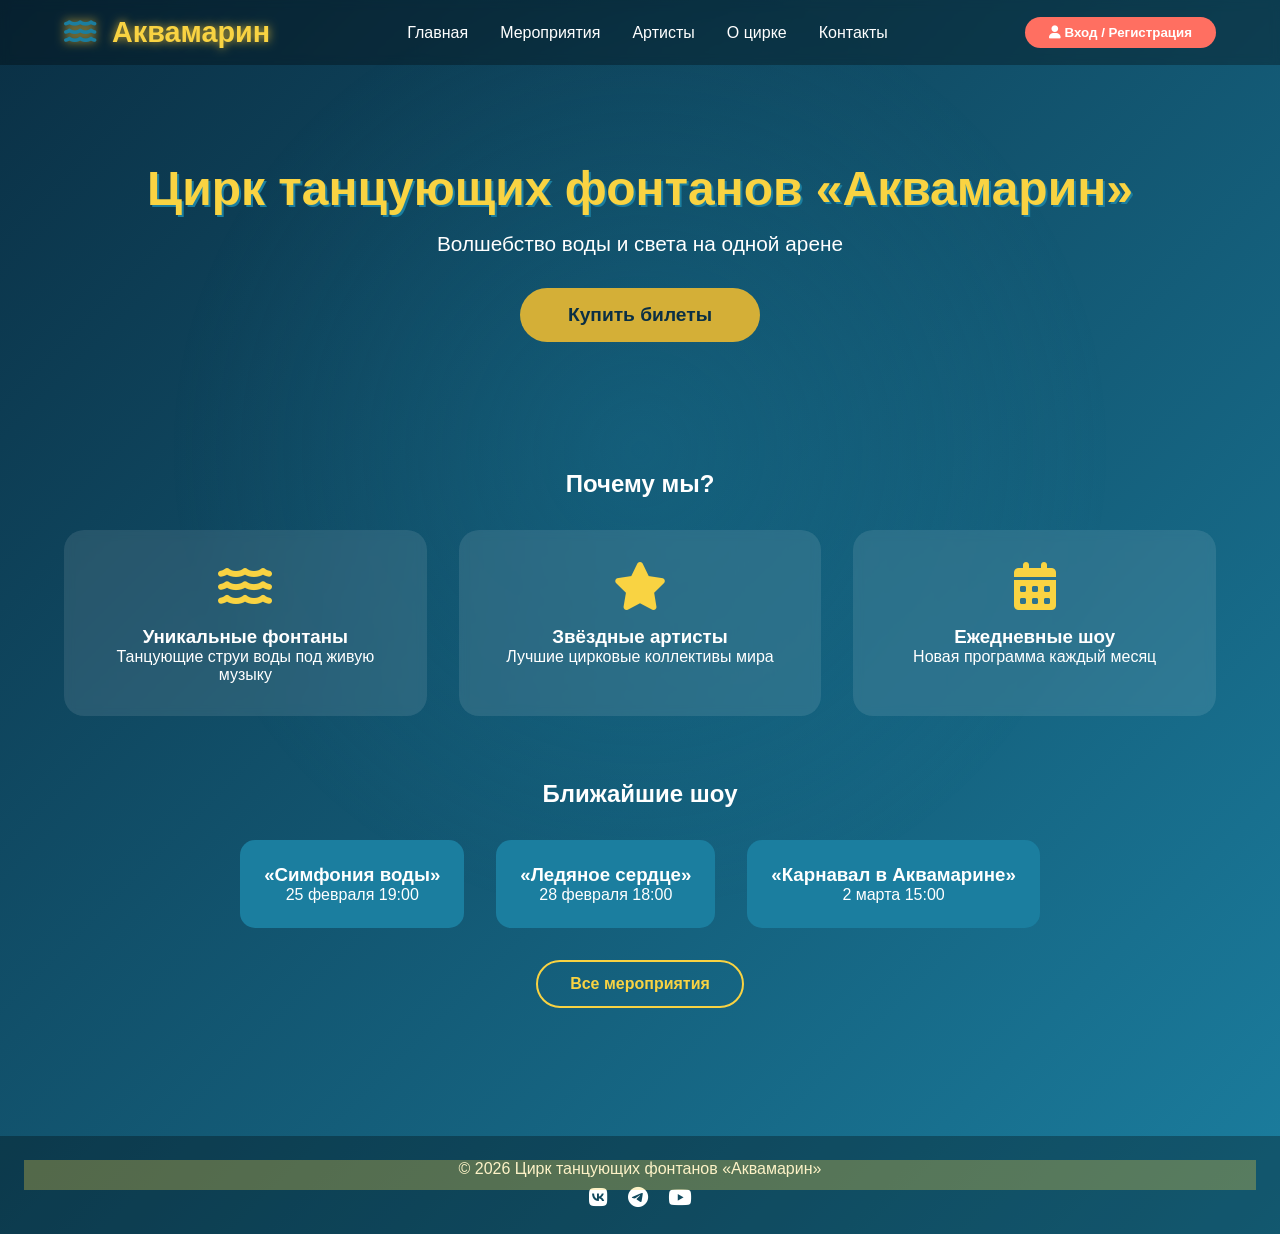
<file: index.html>
<!DOCTYPE html>
<html lang="ru">
<head>
    <meta charset="UTF-8">
    <meta name="viewport" content="width=device-width, initial-scale=1.0">
    <title>Цирк танцующих фонтанов «Аквамарин»</title>
    <link rel="stylesheet" href="style.css">
    <link rel="stylesheet" href="https://cdnjs.cloudflare.com/ajax/libs/font-awesome/6.0.0-beta3/css/all.min.css">
</head>
<body>
    <div class="bubbles"></div>
    <header>
        <div class="logo">
            <i class="fas fa-water"></i> Аквамарин
        </div>
        <nav>
            <ul>
                <li><a href="index.html">Главная</a></li>
                <li><a href="events.html">Мероприятия</a></li>
                <li><a href="artists.html">Артисты</a></li>
                <li><a href="about.html">О цирке</a></li>
                <li><a href="contact.html">Контакты</a></li>
            </ul>
        </nav>
        <div class="auth-area">
            <span id="userGreeting" style="display: none;">
                Привет, <span id="userName"></span>
                <a href="profile.html" class="profile-link"><i class="fas fa-user-circle"></i></a>
                <button id="logoutBtn" class="logout-btn">Выйти</button>
            </span>
            <button id="loginBtn" class="btn-primary"><i class="fas fa-user"></i> Вход / Регистрация</button>
        </div>
    </header>

    <main>
        <section class="hero">
            <h1 class="animate-fadein">Цирк танцующих фонтанов «Аквамарин»</h1>
            <p class="animate-slideup">Волшебство воды и света на одной арене</p>
            <a href="events.html" class="btn-cta animate-pulse">Купить билеты</a>
        </section>

        <section class="features">
            <h2>Почему мы?</h2>
            <div class="feature-grid">
                <div class="feature-card animate-zoom">
                    <i class="fas fa-water fa-3x"></i>
                    <h3>Уникальные фонтаны</h3>
                    <p>Танцующие струи воды под живую музыку</p>
                </div>
                <div class="feature-card animate-zoom">
                    <i class="fas fa-star fa-3x"></i>
                    <h3>Звёздные артисты</h3>
                    <p>Лучшие цирковые коллективы мира</p>
                </div>
                <div class="feature-card animate-zoom">
                    <i class="fas fa-calendar-alt fa-3x"></i>
                    <h3>Ежедневные шоу</h3>
                    <p>Новая программа каждый месяц</p>
                </div>
            </div>
        </section>

        <section class="upcoming">
            <h2>Ближайшие шоу</h2>
            <div class="event-preview">
                <div class="event-item">
                    <h3>«Симфония воды»</h3>
                    <p>25 февраля 19:00</p>
                </div>
                <div class="event-item">
                    <h3>«Ледяное сердце»</h3>
                    <p>28 февраля 18:00</p>
                </div>
                <div class="event-item">
                    <h3>«Карнавал в Аквамарине»</h3>
                    <p>2 марта 15:00</p>
                </div>
            </div>
            <a href="events.html" class="btn-outline">Все мероприятия</a>
        </section>
    </main>

    <footer>
        <div class="waves"></div>
        <p>&copy; 2026 Цирк танцующих фонтанов «Аквамарин»</p>
        <div class="social">
            <a href="#"><i class="fab fa-vk"></i></a>
            <a href="#"><i class="fab fa-telegram"></i></a>
            <a href="#"><i class="fab fa-youtube"></i></a>
        </div>
    </footer>

    <div id="authModal" class="modal">
        <div class="modal-content">
            <span class="close">&times;</span>
            <div class="tab">
                <button class="tablinks active" id="loginTab">Вход</button>
                <button class="tablinks" id="registerTab">Регистрация</button>
            </div>
            <div id="loginForm" class="tabcontent active">
                <h3>Вход</h3>
                <input type="email" id="loginEmail" placeholder="Email" required>
                <input type="password" id="loginPassword" placeholder="Пароль" required>
                <button id="loginSubmit" class="btn-primary">Войти</button>
                <p id="loginError" class="error"></p>
            </div>
            <div id="registerForm" class="tabcontent">
                <h3>Регистрация</h3>
                <input type="text" id="regName" placeholder="Имя" required>
                <input type="email" id="regEmail" placeholder="Email" required>
                <input type="password" id="regPassword" placeholder="Пароль" required>
                <button id="registerSubmit" class="btn-primary">Зарегистрироваться</button>
                <p id="registerError" class="error"></p>
            </div>
        </div>
    </div>

    <div id="customToast" class="toast"></div>

    <script src="script.js"></script>
</body>
</html>
</file>
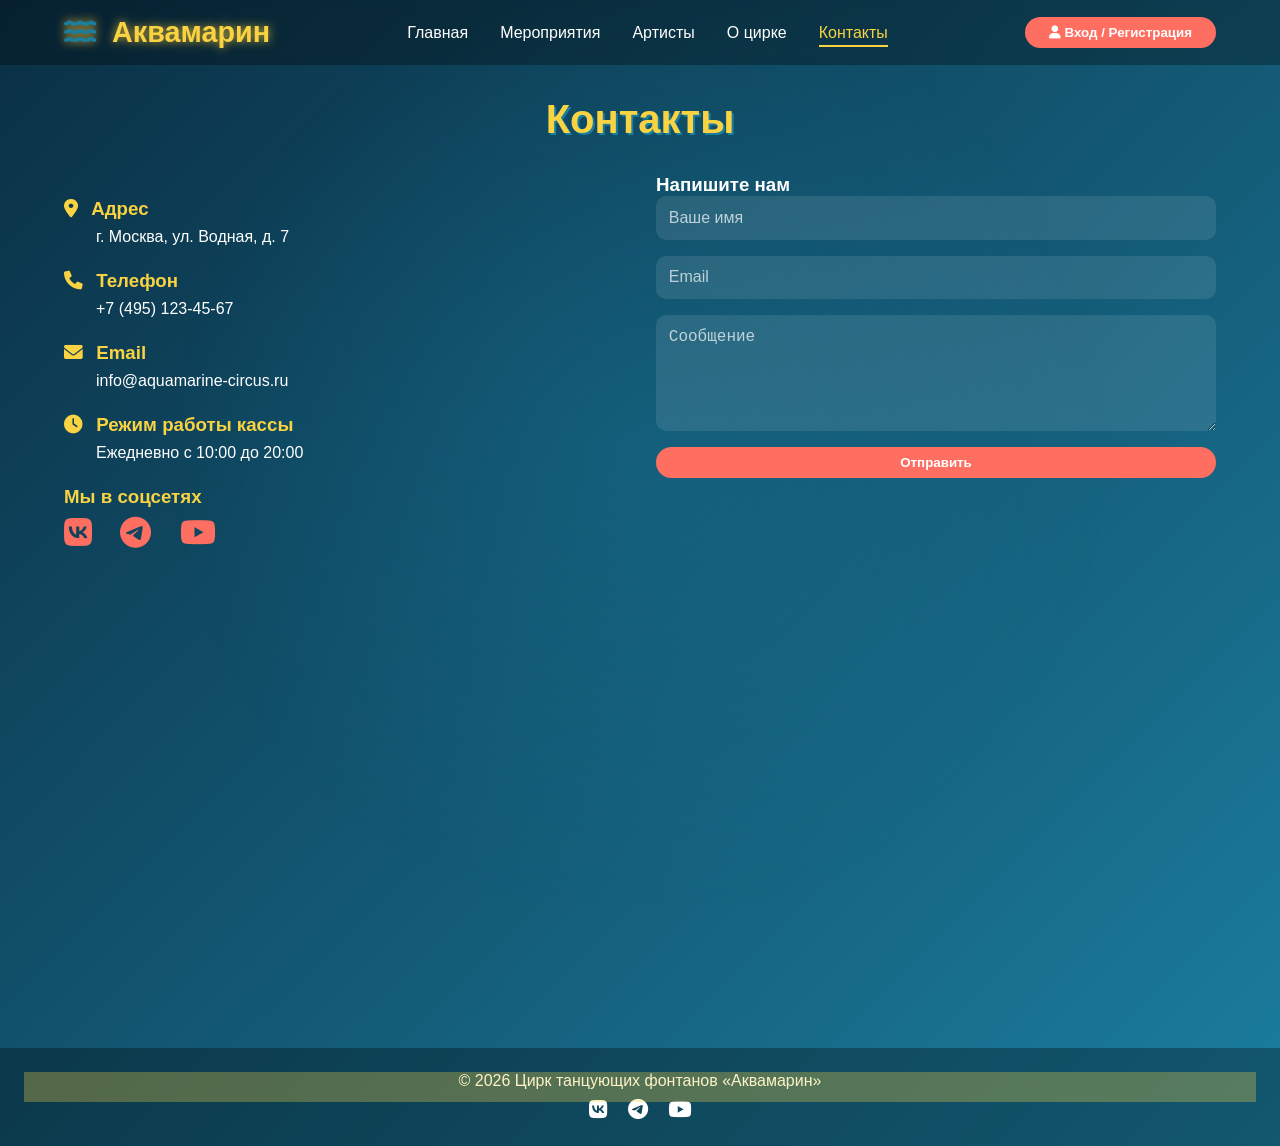
<file: contact.html>
<!DOCTYPE html>
<html lang="ru">
<head>
    <meta charset="UTF-8">
    <meta name="viewport" content="width=device-width, initial-scale=1.0">
    <title>Контакты — Аквамарин</title>
    <link rel="stylesheet" href="style.css">
    <link rel="stylesheet" href="https://cdnjs.cloudflare.com/ajax/libs/font-awesome/6.0.0-beta3/css/all.min.css">
</head>
<body>
    <div class="bubbles"></div>
    <header>
        <div class="logo">
            <i class="fas fa-water"></i> Аквамарин
        </div>
        <nav>
            <ul>
                <li><a href="index.html">Главная</a></li>
                <li><a href="events.html">Мероприятия</a></li>
                <li><a href="artists.html">Артисты</a></li>
                <li><a href="about.html">О цирке</a></li>
                <li><a href="contact.html" class="active">Контакты</a></li>
            </ul>
        </nav>
        <div class="auth-area">
            <span id="userGreeting" style="display: none;">
                Привет, <span id="userName"></span>
                <a href="profile.html" class="profile-link"><i class="fas fa-user-circle"></i></a>
                <button id="logoutBtn" class="logout-btn">Выйти</button>
            </span>
            <button id="loginBtn" class="btn-primary"><i class="fas fa-user"></i> Вход / Регистрация</button>
        </div>
    </header>

    <main>
        <h1 class="page-title">Контакты</h1>
        <div class="contact-grid">
            <div class="contact-info">
                <h3><i class="fas fa-map-marker-alt"></i> Адрес</h3>
                <p>г. Москва, ул. Водная, д. 7</p>
                <h3><i class="fas fa-phone"></i> Телефон</h3>
                <p>+7 (495) 123-45-67</p>
                <h3><i class="fas fa-envelope"></i> Email</h3>
                <p>info@aquamarine-circus.ru</p>
                <h3><i class="fas fa-clock"></i> Режим работы кассы</h3>
                <p>Ежедневно с 10:00 до 20:00</p>
                <h3>Мы в соцсетях</h3>
                <div class="social-links">
                    <a href="#"><i class="fab fa-vk fa-2x"></i></a>
                    <a href="#"><i class="fab fa-telegram fa-2x"></i></a>
                    <a href="#"><i class="fab fa-youtube fa-2x"></i></a>
                </div>
            </div>
            <div class="contact-form">
                <h3>Напишите нам</h3>
                <form id="feedbackForm">
                    <input type="text" id="feedbackName" placeholder="Ваше имя" required>
                    <input type="email" id="feedbackEmail" placeholder="Email" required>
                    <textarea id="feedbackMessage" placeholder="Сообщение" rows="5" required></textarea>
                    <button type="submit" class="btn-primary">Отправить</button>
                </form>
                <p id="feedbackError" class="error"></p>
            </div>
        </div>
        <div class="map">
            <iframe src="https://yandex.ru/map-widget/v1/?um=constructor%3A1234567890abcdef&source=constructor" width="100%" height="400" frameborder="0"></iframe>
        </div>
    </main>

    <footer>
        <div class="waves"></div>
        <p>&copy; 2026 Цирк танцующих фонтанов «Аквамарин»</p>
        <div class="social">
            <a href="#"><i class="fab fa-vk"></i></a>
            <a href="#"><i class="fab fa-telegram"></i></a>
            <a href="#"><i class="fab fa-youtube"></i></a>
        </div>
    </footer>

    <div id="authModal" class="modal">
        <div class="modal-content">
            <span class="close">&times;</span>
            <div class="tab">
                <button class="tablinks active" id="loginTab">Вход</button>
                <button class="tablinks" id="registerTab">Регистрация</button>
            </div>
            <div id="loginForm" class="tabcontent active">
                <h3>Вход</h3>
                <input type="email" id="loginEmail" placeholder="Email" required>
                <input type="password" id="loginPassword" placeholder="Пароль" required>
                <button id="loginSubmit" class="btn-primary">Войти</button>
                <p id="loginError" class="error"></p>
            </div>
            <div id="registerForm" class="tabcontent">
                <h3>Регистрация</h3>
                <input type="text" id="regName" placeholder="Имя" required>
                <input type="email" id="regEmail" placeholder="Email" required>
                <input type="password" id="regPassword" placeholder="Пароль (минимум 6 символов)" required>
                <button id="registerSubmit" class="btn-primary">Зарегистрироваться</button>
                <p id="registerError" class="error"></p>
            </div>
        </div>
    </div>
    <div id="customToast" class="toast"></div>

    <script src="script.js"></script>
</body>
</html>
</file>
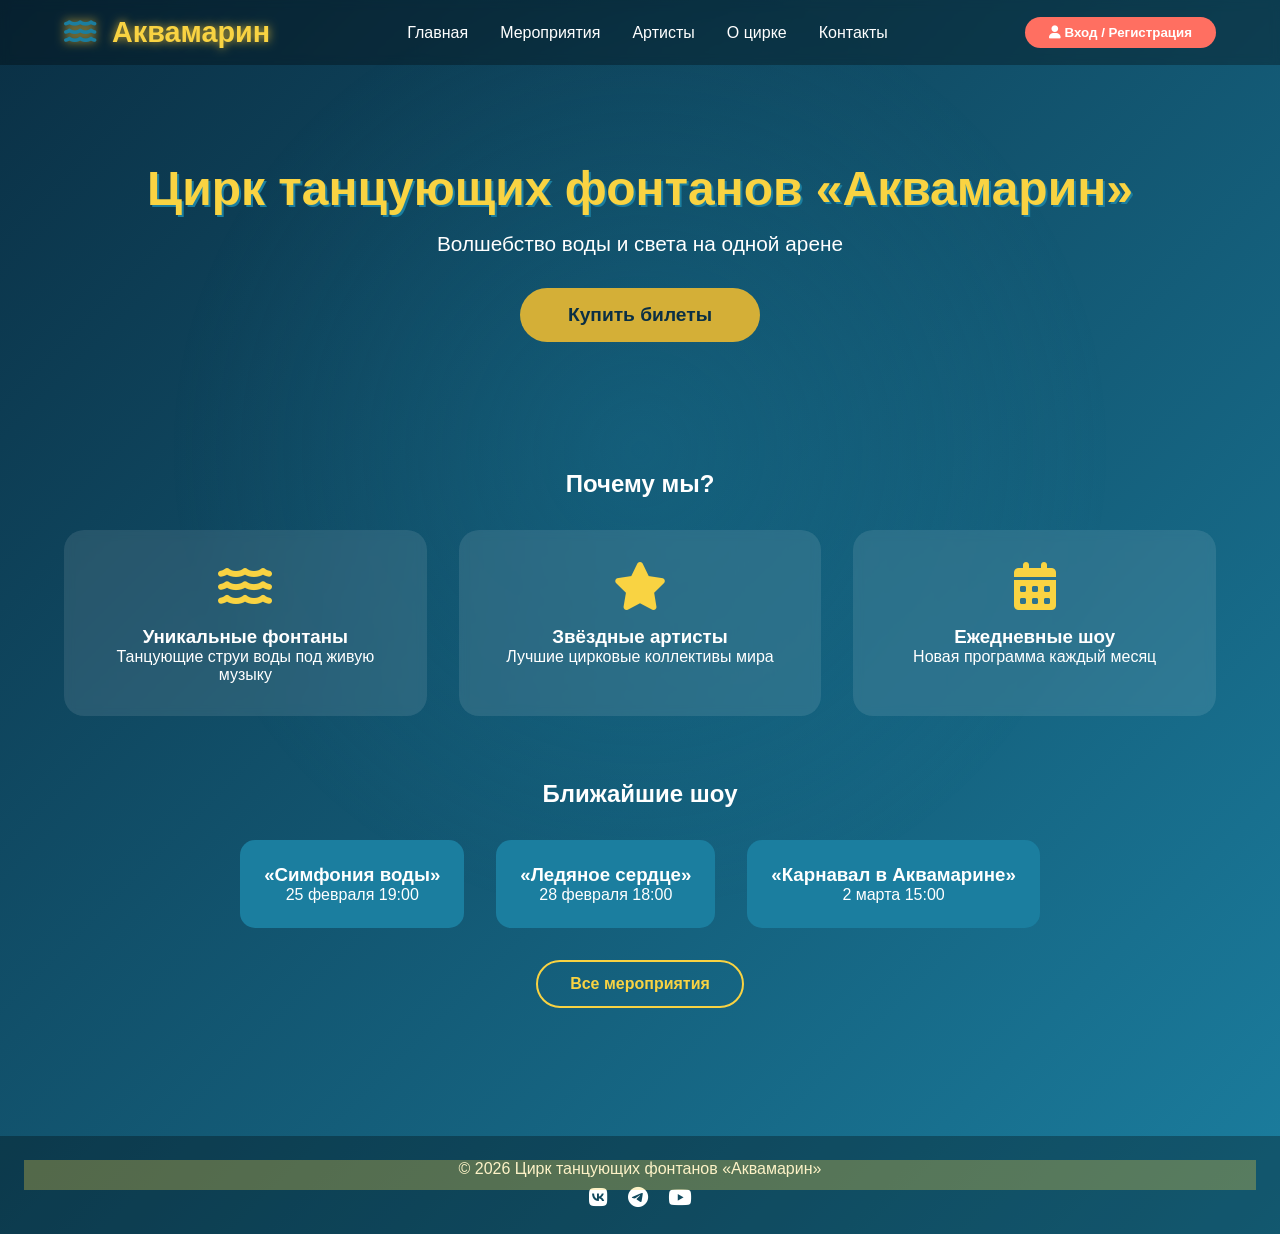
<file: profile.html>
<!DOCTYPE html>
<html lang="ru">
<head>
    <meta charset="UTF-8">
    <meta name="viewport" content="width=device-width, initial-scale=1.0">
    <title>Личный кабинет — Аквамарин</title>
    <link rel="stylesheet" href="style.css">
    <link rel="stylesheet" href="https://cdnjs.cloudflare.com/ajax/libs/font-awesome/6.0.0-beta3/css/all.min.css">
</head>
<body>
    <div class="bubbles"></div>
    <header>
        <div class="logo">
            <i class="fas fa-water"></i> Аквамарин
        </div>
        <nav>
            <ul>
                <li><a href="index.html">Главная</a></li>
                <li><a href="events.html">Мероприятия</a></li>
                <li><a href="artists.html">Артисты</a></li>
                <li><a href="about.html">О цирке</a></li>
                <li><a href="contact.html">Контакты</a></li>
            </ul>
        </nav>
        <div class="auth-area">
            <span id="userGreeting" style="display: none;">
                Привет, <span id="userName"></span>
                <a href="profile.html" class="profile-link"><i class="fas fa-user-circle"></i></a>
                <button id="logoutBtn" class="logout-btn">Выйти</button>
            </span>
            <button id="loginBtn" class="btn-primary"><i class="fas fa-user"></i> Вход / Регистрация</button>
        </div>
    </header>

    <main class="profile-page">
        <h1 class="page-title">Мои билеты</h1>
        <div id="ticketsList" class="tickets-grid">
        </div>
        <div id="noTicketsMessage" style="display: none; text-align: center; margin: 2rem;">
            <p>У вас пока нет приобретённых билетов.</p>
            <a href="events.html" class="btn-cta">Перейти к афише</a>
        </div>
    </main>

    <footer>
        <div class="waves"></div>
        <p>&copy; 2026 Цирк танцующих фонтанов «Аквамарин»</p>
        <div class="social">
            <a href="#"><i class="fab fa-vk"></i></a>
            <a href="#"><i class="fab fa-telegram"></i></a>
            <a href="#"><i class="fab fa-youtube"></i></a>
        </div>
    </footer>

    <div id="authModal" class="modal">
    </div>

    <div id="customToast" class="toast"></div>

    <script src="script.js"></script>
</body>
</html>
</file>
<file: style.css>
* {
    margin: 0;
    padding: 0;
    box-sizing: border-box;
}

body {
    font-family: 'Segoe UI', Tahoma, Geneva, Verdana, sans-serif;
    background: linear-gradient(135deg, #0a2f44 0%, #1b7e9f 100%);
    color: #fff;
    min-height: 100vh;
    display: flex;
    flex-direction: column;
}

header {
    display: flex;
    justify-content: space-between;
    align-items: center;
    padding: 1rem 5%;
    background-color: rgba(0, 0, 0, 0.3);
    backdrop-filter: blur(5px);
    position: sticky;
    top: 0;
    z-index: 100;
}

.logo {
    font-size: 1.8rem;
    font-weight: bold;
    color: #f9d342;
    text-shadow: 0 0 10px #d4af37;
}

.logo i {
    color: #1b7e9f;
    margin-right: 0.5rem;
}

nav ul {
    display: flex;
    list-style: none;
    gap: 2rem;
}

nav a {
    color: #fff;
    text-decoration: none;
    font-weight: 500;
    transition: color 0.3s, border-bottom 0.3s;
    padding-bottom: 0.25rem;
    border-bottom: 2px solid transparent;
}

nav a:hover, nav a.active {
    color: #f9d342;
    border-bottom-color: #f9d342;
}

.auth-area {
    display: flex;
    align-items: center;
    gap: 1rem;
}

#userGreeting {
    display: flex;
    align-items: center;
    gap: 0.5rem;
    background: rgba(255,255,255,0.1);
    padding: 0.3rem 1rem;
    border-radius: 30px;
}

.logout-btn {
    background: transparent;
    border: 1px solid #ff6f61;
    color: #ff6f61;
    padding: 0.2rem 0.8rem;
    border-radius: 20px;
    cursor: pointer;
    transition: all 0.3s;
}

.logout-btn:hover {
    background: #ff6f61;
    color: #fff;
}

.btn-primary {
    background: #ff6f61;
    color: #fff;
    border: none;
    padding: 0.5rem 1.5rem;
    border-radius: 30px;
    cursor: pointer;
    font-weight: bold;
    transition: transform 0.3s, box-shadow 0.3s;
}

.btn-primary:hover {
    transform: scale(1.05);
    box-shadow: 0 5px 15px rgba(255,111,97,0.4);
}

main {
    flex: 1;
    padding: 2rem 5%;
}

.page-title {
    text-align: center;
    margin-bottom: 2rem;
    font-size: 2.5rem;
    color: #f9d342;
    text-shadow: 2px 2px 0 #1b7e9f;
    animation: fadein 1s;
}

.hero {
    text-align: center;
    padding: 4rem 0;
    background: url('https://via.placeholder.com/1200x400/0a2f44/ffffff?text=Фонтан+шоу') center/cover no-repeat;
    border-radius: 20px;
    margin-bottom: 3rem;
}

.hero h1 {
    font-size: 3rem;
    margin-bottom: 1rem;
    color: #f9d342;
    text-shadow: 2px 2px 0 #1b7e9f;
}

.hero p {
    font-size: 1.3rem;
    margin-bottom: 2rem;
}

.btn-cta {
    display: inline-block;
    background: #d4af37;
    color: #0a2f44;
    padding: 1rem 3rem;
    border-radius: 50px;
    text-decoration: none;
    font-weight: bold;
    font-size: 1.2rem;
    transition: all 0.3s;
}

.btn-cta:hover {
    background: #f9d342;
    transform: scale(1.1);
}

.features {
    text-align: center;
    margin: 4rem 0;
}

.feature-grid {
    display: grid;
    grid-template-columns: repeat(auto-fit, minmax(250px, 1fr));
    gap: 2rem;
    margin-top: 2rem;
}

.feature-card {
    background: rgba(255,255,255,0.1);
    backdrop-filter: blur(5px);
    padding: 2rem;
    border-radius: 20px;
    transition: transform 0.3s, box-shadow 0.3s;
}

.feature-card:hover {
    transform: translateY(-10px);
    box-shadow: 0 10px 30px rgba(0,0,0,0.3);
}

.feature-card i {
    color: #f9d342;
    margin-bottom: 1rem;
}

.upcoming {
    text-align: center;
    margin: 4rem 0;
}

.event-preview {
    display: flex;
    justify-content: center;
    gap: 2rem;
    flex-wrap: wrap;
    margin: 2rem 0;
}

.event-item {
    background: #1b7e9f;
    padding: 1.5rem;
    border-radius: 15px;
    min-width: 200px;
}

.btn-outline {
    display: inline-block;
    border: 2px solid #f9d342;
    color: #f9d342;
    padding: 0.8rem 2rem;
    border-radius: 30px;
    text-decoration: none;
    font-weight: bold;
    transition: all 0.3s;
}

.btn-outline:hover {
    background: #f9d342;
    color: #0a2f44;
}

.events-grid {
    display: grid;
    grid-template-columns: repeat(auto-fit, minmax(300px, 1fr));
    gap: 2rem;
}

.event-card {
    background: rgba(255,255,255,0.1);
    backdrop-filter: blur(5px);
    border-radius: 15px;
    overflow: hidden;
    transition: transform 0.3s;
}

.event-card:hover {
    transform: scale(1.02);
}

.event-card img {
    width: 100%;
    height: 200px;
    object-fit: cover;
}

.event-card h3 {
    padding: 1rem 1rem 0.5rem;
    color: #f9d342;
}

.event-date {
    padding: 0 1rem;
    font-weight: bold;
    color: #ff6f61;
}

.event-desc {
    padding: 0.5rem 1rem;
}

.btn-book {
    margin: 1rem;
    background: #d4af37;
    border: none;
    color: #0a2f44;
    padding: 0.5rem 1rem;
    border-radius: 30px;
    cursor: pointer;
    font-weight: bold;
    transition: all 0.3s;
}

.btn-book:hover {
    background: #f9d342;
    transform: scale(1.05);
}

.artists-grid {
    display: grid;
    grid-template-columns: repeat(auto-fit, minmax(250px, 1fr));
    gap: 2rem;
    text-align: center;
}

.artist-card {
    background: rgba(255,255,255,0.1);
    backdrop-filter: blur(5px);
    padding: 1.5rem;
    border-radius: 50px 50px 20px 20px;
    transition: transform 0.3s;
}

.artist-card:hover {
    transform: translateY(-10px);
}

.artist-card img {
    width: 150px;
    height: 150px;
    border-radius: 50%;
    border: 4px solid #f9d342;
    margin-bottom: 1rem;
}

.about-content {
    display: flex;
    gap: 2rem;
    margin-bottom: 3rem;
    align-items: center;
}

.about-content img {
    border-radius: 20px;
    max-width: 50%;
}

.about-text {
    font-size: 1.1rem;
    line-height: 1.6;
}

.stats {
    display: flex;
    justify-content: space-around;
    background: rgba(0,0,0,0.2);
    padding: 2rem;
    border-radius: 20px;
}

.stat {
    text-align: center;
}

.stat-number {
    display: block;
    font-size: 3rem;
    font-weight: bold;
    color: #f9d342;
}

.contact-grid {
    display: grid;
    grid-template-columns: 1fr 1fr;
    gap: 2rem;
    margin-bottom: 2rem;
}

.contact-info h3 {
    color: #f9d342;
    margin: 1.5rem 0 0.5rem;
}

.contact-info i {
    margin-right: 0.5rem;
    color: #ff6f61;
}

.social-links a {
    color: #fff;
    margin-right: 1rem;
    transition: color 0.3s;
}

.social-links a:hover {
    color: #f9d342;
}

.contact-form form {
    display: flex;
    flex-direction: column;
    gap: 1rem;
}

.contact-form input, .contact-form textarea {
    padding: 0.8rem;
    border-radius: 10px;
    border: none;
    background: rgba(255,255,255,0.1);
    color: #fff;
    font-size: 1rem;
}

.contact-form input::placeholder, .contact-form textarea::placeholder {
    color: rgba(255,255,255,0.7);
}

.map {
    margin-top: 2rem;
    border-radius: 20px;
    overflow: hidden;
}

footer {
    background: rgba(0,0,0,0.3);
    text-align: center;
    padding: 1.5rem;
    margin-top: 2rem;
}

.social {
    margin-top: 0.5rem;
}

.social a {
    color: #fff;
    margin: 0 0.5rem;
    font-size: 1.3rem;
    transition: color 0.3s;
}

.social a:hover {
    color: #f9d342;
}

.modal {
    display: none;
    position: fixed;
    z-index: 1000;
    left: 0;
    top: 0;
    width: 100%;
    height: 100%;
    background-color: rgba(0,0,0,0.7);
}

.modal-content {
    background: linear-gradient(145deg, #0a2f44, #1b7e9f);
    margin: 10% auto;
    padding: 2rem;
    border-radius: 20px;
    width: 90%;
    max-width: 500px;
    position: relative;
    color: #fff;
}

.close {
    position: absolute;
    right: 20px;
    top: 10px;
    font-size: 2rem;
    cursor: pointer;
    color: #fff;
}

.close:hover {
    color: #ff6f61;
}

.tab {
    display: flex;
    margin-bottom: 1rem;
}

.tab button {
    flex: 1;
    background: transparent;
    border: none;
    color: #fff;
    padding: 0.8rem;
    font-size: 1.2rem;
    cursor: pointer;
    border-bottom: 2px solid transparent;
    transition: 0.3s;
}

.tab button.active {
    border-bottom-color: #f9d342;
    color: #f9d342;
}

.tabcontent {
    display: none;
    flex-direction: column;
    gap: 1rem;
}

.tabcontent.active {
    display: flex;
}

.tabcontent input {
    padding: 0.8rem;
    border-radius: 10px;
    border: none;
    background: rgba(255,255,255,0.1);
    color: #fff;
}

.tabcontent input::placeholder {
    color: rgba(255,255,255,0.7);
}

.error {
    color: #ff6f61;
    font-size: 0.9rem;
}

.animate-fadein {
    animation: fadein 1s;
}

@keyframes fadein {
    from { opacity: 0; }
    to { opacity: 1; }
}

.animate-slideup {
    animation: slideup 0.8s;
}

@keyframes slideup {
    from { transform: translateY(50px); opacity: 0; }
    to { transform: translateY(0); opacity: 1; }
}

.animate-zoom {
    animation: zoom 0.6s;
}

@keyframes zoom {
    from { transform: scale(0.8); opacity: 0; }
    to { transform: scale(1); opacity: 1; }
}

.animate-pulse {
    animation: pulse 2s infinite;
}

@keyframes pulse {
    0% { transform: scale(1); }
    50% { transform: scale(1.05); }
    100% { transform: scale(1); }
}

@media (max-width: 768px) {
    header {
        flex-direction: column;
        gap: 1rem;
    }
    nav ul {
        gap: 1rem;
        flex-wrap: wrap;
        justify-content: center;
    }
    .hero h1 {
        font-size: 2rem;
    }
    .about-content {
        flex-direction: column;
    }
    .about-content img {
        max-width: 100%;
    }
    .contact-grid {
        grid-template-columns: 1fr;
    }
    .stats {
        flex-direction: column;
        gap: 1rem;
    }
}

.bubbles {
    position: fixed;
    top: 0;
    left: 0;
    width: 100%;
    height: 100%;
    z-index: -1;
    overflow: hidden;
    pointer-events: none;
}

.bubbles::after {
    content: '';
    position: absolute;
    width: 100%;
    height: 100%;
    background: radial-gradient(circle at 50% 50%, rgba(27,126,159,0.3) 0%, transparent 60%);
    animation: bubbleFloat 20s infinite linear;
}

@keyframes bubbleFloat {
    0% { transform: translateY(0) scale(1); opacity: 0.5; }
    50% { transform: translateY(-100px) scale(1.2); opacity: 0.8; }
    100% { transform: translateY(-200px) scale(1); opacity: 0.5; }
}

.waves {
    position: relative;
    width: 100%;
    height: 30px;
    background: url('data:image/svg+xml;utf8,<svg xmlns="http://www.w3.org/2000/svg" viewBox="0 0 1440 320"><path fill="%23f9d342" fill-opacity="0.3" d="M0,192L48,197.3C96,203,192,213,288,202.7C384,192,480,160,576,165.3C672,171,768,213,864,224C960,235,1056,213,1152,186.7C1248,160,1344,128,1392,112L1440,96L1440,320L1392,320C1344,320,1248,320,1152,320C1056,320,960,320,864,320C768,320,672,320,576,320C480,320,384,320,288,320C192,320,96,320,48,320L0,320Z"></path></svg>') repeat-x bottom;
    background-size: cover;
    margin-bottom: -30px;
}

.toast {
    visibility: hidden;
    min-width: 250px;
    background: linear-gradient(145deg, #1b7e9f, #0a2f44);
    color: #fff;
    text-align: center;
    border-radius: 30px;
    padding: 16px;
    position: fixed;
    z-index: 1001;
    left: 50%;
    top: 30px;
    transform: translateX(-50%);
    box-shadow: 0 10px 30px rgba(0,0,0,0.5);
    border-left: 5px solid #f9d342;
    font-weight: bold;
    opacity: 0;
    transition: opacity 0.3s, visibility 0.3s;
}

.toast.show {
    visibility: visible;
    opacity: 1;
}

.profile-link {
    color: #f9d342;
    margin: 0 0.5rem;
    font-size: 1.5rem;
    transition: transform 0.3s;
}

.profile-link:hover {
    transform: scale(1.2);
    color: #ff6f61;
}

.tickets-grid {
    display: grid;
    grid-template-columns: repeat(auto-fit, minmax(300px, 1fr));
    gap: 1.5rem;
    margin-top: 2rem;
}

.ticket-card {
    background: rgba(255,255,255,0.1);
    backdrop-filter: blur(10px);
    border-radius: 20px;
    padding: 1.5rem;
    border: 2px solid #f9d342;
    box-shadow: 0 0 20px rgba(249,211,66,0.3);
    transition: transform 0.3s;
}

.ticket-card:hover {
    transform: scale(1.02);
}

.ticket-header {
    display: flex;
    justify-content: space-between;
    align-items: center;
    border-bottom: 1px dashed #f9d342;
    padding-bottom: 0.5rem;
    margin-bottom: 1rem;
}

.ticket-title {
    font-size: 1.3rem;
    color: #f9d342;
}

.ticket-id {
    font-family: monospace;
    background: #0a2f44;
    padding: 0.2rem 0.5rem;
    border-radius: 10px;
}

.ticket-detail {
    display: flex;
    align-items: center;
    gap: 0.5rem;
    margin: 0.5rem 0;
}

.ticket-detail i {
    color: #ff6f61;
    width: 20px;
}

.ticket-qr {
    text-align: center;
    margin-top: 1rem;
    font-size: 2rem;
    color: #f9d342;
}

.btn-buy {
    background: #f9d342;
    border: none;
    color: #0a2f44;
    padding: 0.6rem 1.2rem;
    border-radius: 30px;
    cursor: pointer;
    font-weight: bold;
    width: 100%;
    transition: all 0.3s;
}

.btn-buy:hover {
    background: #ff6f61;
    color: #fff;
    transform: scale(1.02);
    box-shadow: 0 5px 15px rgba(255,111,97,0.4);
}

.event-price {
    font-size: 1.2rem;
    color: #f9d342;
    font-weight: bold;
    margin: 0.5rem 0;
}

#buyModal .modal-content {
    max-width: 400px;
}

#buyModal input[type="number"] {
    width: 100%;
    padding: 0.5rem;
    margin: 1rem 0;
    border-radius: 10px;
    border: none;
    background: rgba(255,255,255,0.1);
    color: #fff;
    font-size: 1.1rem;
}

#totalPrice {
    font-size: 1.5rem;
    color: #f9d342;
    font-weight: bold;
}

@media (max-width: 768px) {
    .tickets-grid {
        grid-template-columns: 1fr;
    }
}


.artist-card {
    background: rgba(255,255,255,0.1);
    backdrop-filter: blur(10px);
    padding: 1.5rem;
    border-radius: 20px;
    text-align: center;
    transition: transform 0.3s, box-shadow 0.3s;
}

.artist-card:hover {
    transform: translateY(-10px);
    box-shadow: 0 10px 30px rgba(0,0,0,0.5);
}

.artist-card img {
    width: 150px;
    height: 150px;
    border-radius: 50%;
    border: 4px solid #f9d342;
    margin-bottom: 1rem;
    object-fit: cover;
}

.artist-role {
    color: #f9d342;
    font-weight: bold;
    margin: 0.5rem 0;
}

.artist-bio {
    font-size: 0.9rem;
    opacity: 0.9;
}

.awards {
    margin-top: 3rem;
    text-align: center;
}

.awards-grid {
    display: grid;
    grid-template-columns: repeat(auto-fit, minmax(250px, 1fr));
    gap: 2rem;
    margin-top: 2rem;
}

.award-item {
    background: rgba(255,255,255,0.1);
    backdrop-filter: blur(5px);
    padding: 2rem;
    border-radius: 20px;
    transition: transform 0.3s;
}

.award-item:hover {
    transform: scale(1.05);
    background: rgba(255,255,255,0.2);
}

.award-item i {
    color: #f9d342;
    margin-bottom: 1rem;
}

.contact-info h3 i {
    color: #f9d342;
    margin-right: 0.5rem;
}

.contact-info p {
    margin-left: 2rem;
}
</file>
